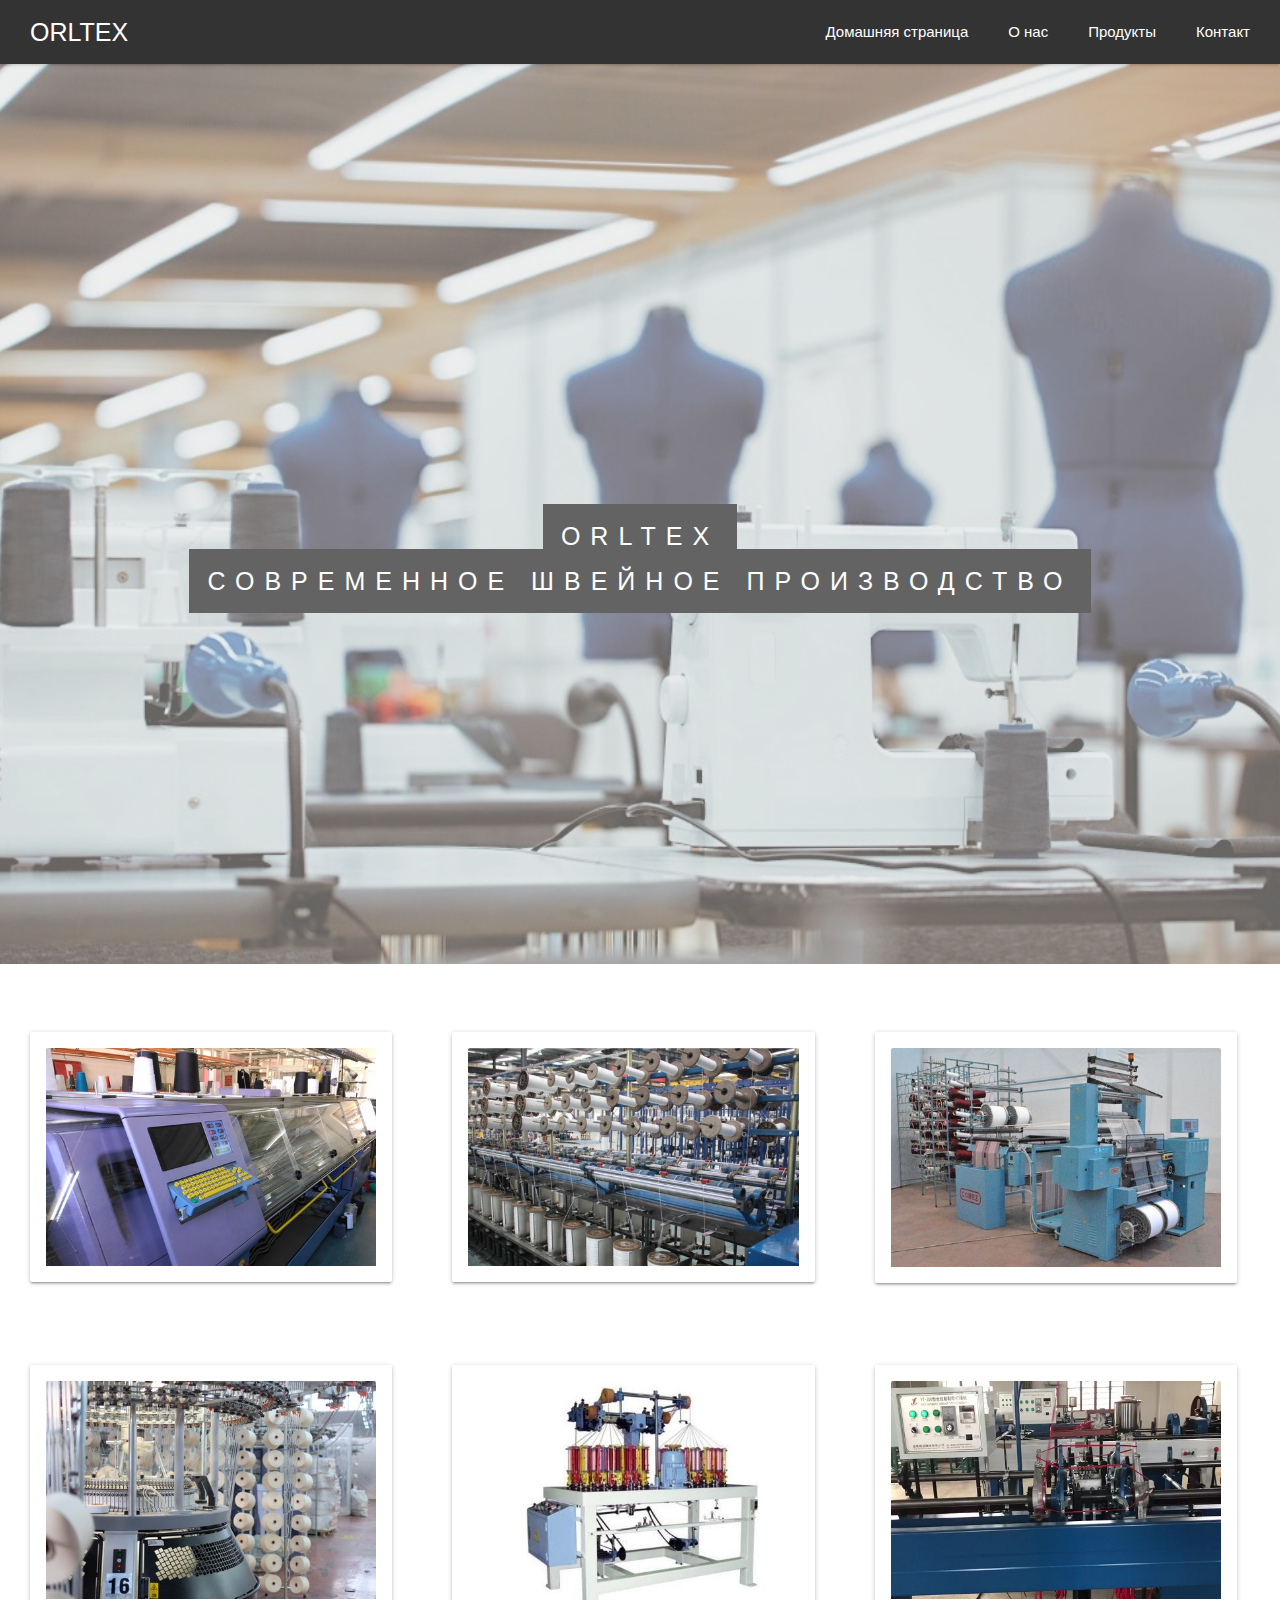
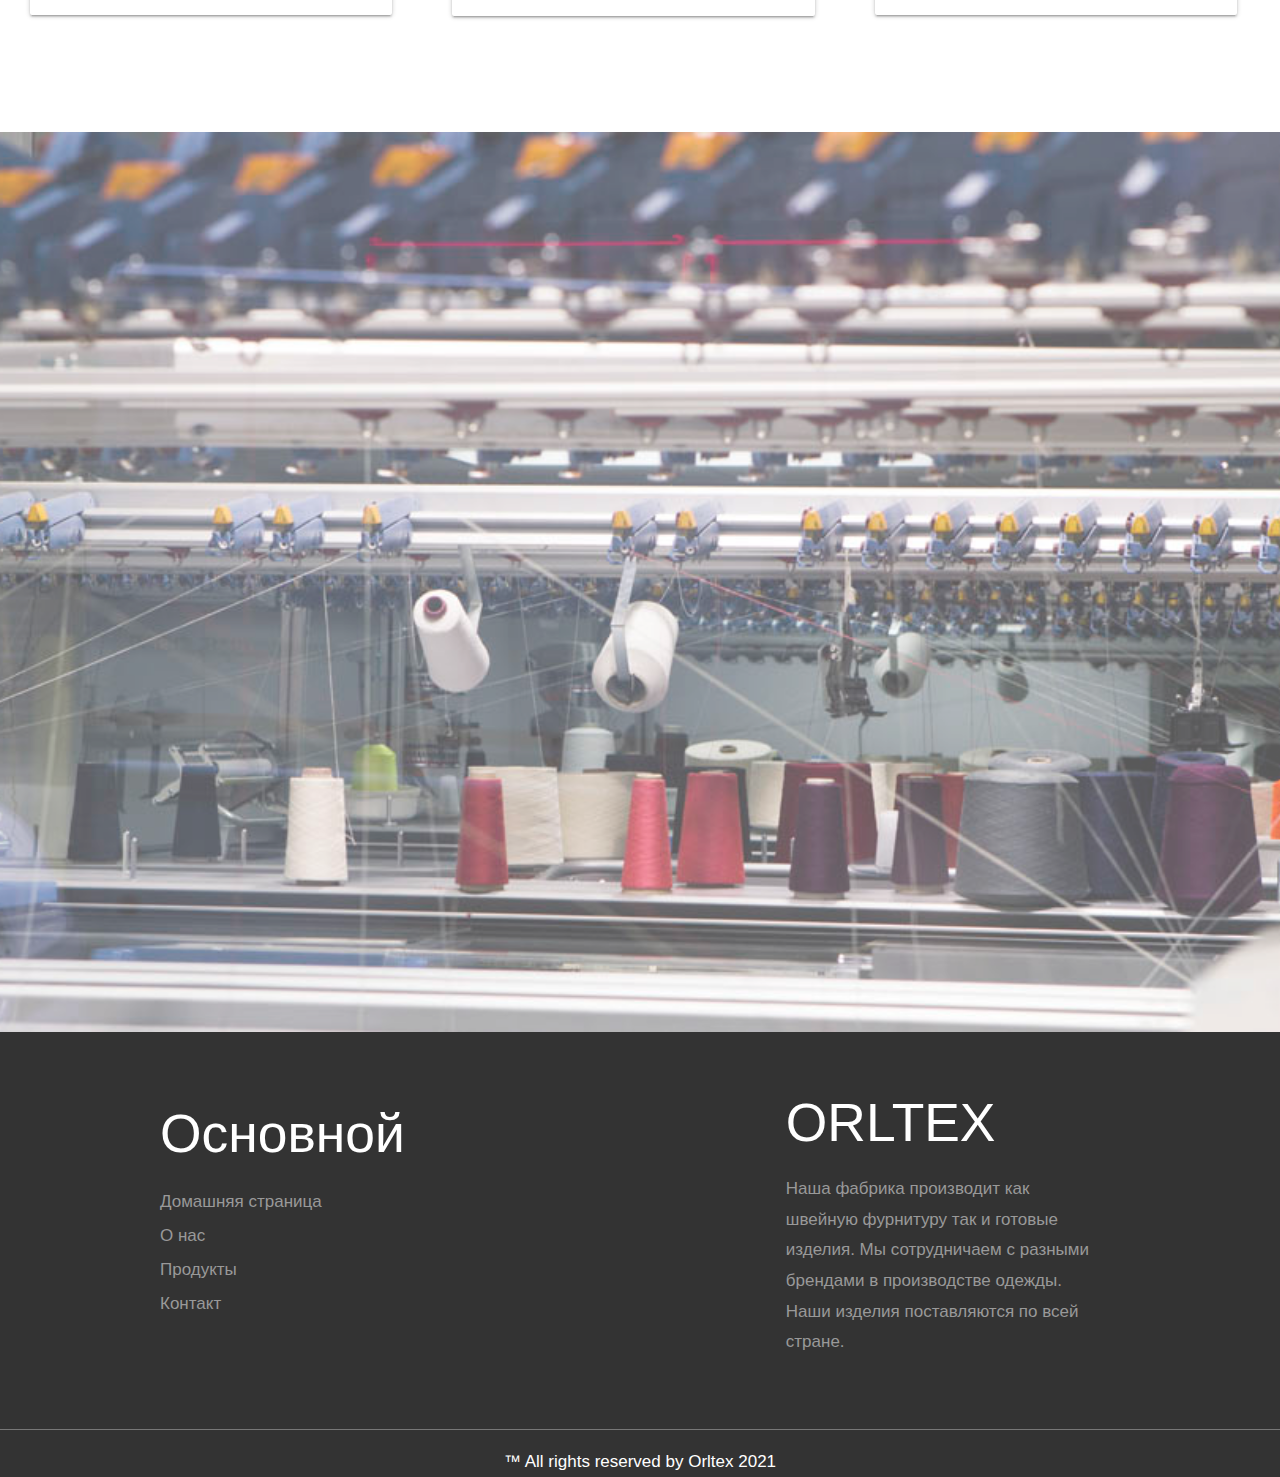
<file: index.html>
<!DOCTYPE html>
<html>
    <head lang='en'>
      <meta charset=utf-8>

    <meta name="viewport" content="width=device-width, initial-scale=1">
    <meta type='description' content="Ruslan ">
    <link rel='stylesheet' href='css/index.css'>
    
   
       <!-- Compiled and minified CSS -->
       <link rel="stylesheet" href="https://cdnjs.cloudflare.com/ajax/libs/materialize/1.0.0/css/materialize.min.css">
       <link href="https://fonts.googleapis.com/icon?family=Material+Icons" rel="stylesheet">
   
       <!-- Compiled and minified JavaScript -->
       <script src="https://cdnjs.cloudflare.com/ajax/libs/materialize/1.0.0/js/materialize.min.js"></script>
    </head>

    <body data-new-gr-c-s-check-loaded="14.993.0" data-gr-ext-installed="">
        <header>
          <nav class="navbar">
              <div class="logo"><a href="index.html">ORLTEX</a></div>
              <a class="togglebtn" href="#"><span class="line"></span>
                  <span class="line"></span>
                  <span class="line"></span></a>
              <div class="navbar-links">
                  <ul>
                      <li><a href="index.html">Домашняя страница</a></li>
                      <li><a href="about.html">О нас</a></li>
                      <li><a href="product.html">Продукты</a></li>
                      <li><a href="contact.html">Контакт</a></li>
                  </ul>
              </div>
          </nav>
      </header>
        <div class="bgimg-1">
          <div class="caption">
            <span class="border">ORLTEX</span><br>
            <span class="border">СОВРЕМЕННОЕ ШВЕЙНОЕ ПРОИЗВОДСТВО</span>
          </div>
        </div>    <br>

        <div class="allcards">
          <div class="row">
            <div class="column">
                <div class="card">
                    <div class="card-image waves-effect waves-block waves-light">
                      <img class="activator" src="images/4-x-stoll-flat-knitting-machine-2cms-400-e8-e5-2anvhbl-e8-e5-width-2300mm-p70525001_2 (1).jpg">
                    </div>
                  </div>
            </div>
          
            <div class="column">
              <div class="card">
                <div class="card-image waves-effect waves-block waves-light">
                  <img class="activator" src="images/24-Spindle-Yarn-Spinning-Machine.jpg">
                </div>
              </div>
            </div>
            <div class="column">
              <div class="card">
                <div class="card-image waves-effect waves-block waves-light">
                  <img class="activator" src="images/Comez-Article-2.jpeg">
                </div>
              </div>
            </div>
          </div>

          <div class="row">
            <div class="column">
                <div class="card">
                    <div class="card-image waves-effect waves-block waves-light">
                      <img class="activator" src="images/Circular-knitting-machine.png">
                    </div>
                  </div>
            </div>
          
            <div class="column">
              <div class="card">
                <div class="card-image waves-effect waves-block waves-light">
                  <img class="activator" src="images/drd.jpg">
                </div>
              </div>
            </div>
            <div class="column">
              <div class="card">
                <div class="card-image waves-effect waves-block waves-light">
                  <img class="activator" src="images/23.jpg">
                </div>
              </div>
            </div>
          </div>
        </div><br><br>

        <div class="bgimg-2"></div>

          <footer >
            <div class="footer">
              <ul class="r-footer">              
              <li>
                <h2>
              Основной</h2>
              <ul class="box">
               <li><a href="index.html">Домашняя страница</a></li>
                      <li><a href="about.html">О нас</a></li>
                      <li><a href="product.html">Продукты</a></li>
                      <li><a href="contact.html">Контакт</a></li>
              </ul>
              </li>
              </ul>
          <div class="l-footer">
          <h1>
           <h2>ORLTEX</h2>
          <p>
            Наша фабрика производит как швейную фурнитуру так и готовые изделия. Мы сотрудничаем с разными брендами в производстве одежды. Наши изделия поставляются по всей стране.
          </p> 
          </div>
        </div>
          <div class="ending">
             <p>
                   &#8482; All rights reserved by Orltex 2021 
              </p>
          </div>
          </footer>

          
        <script>
          const toggleBtn = document.getElementsByClassName('togglebtn')[0]
          const navbarLinks = document.getElementsByClassName('navbar-links')[0]

          toggleBtn.addEventListener('click', () => {
              navbarLinks.classList.toggle('active')
          })
        </script>
    </html>
</file>
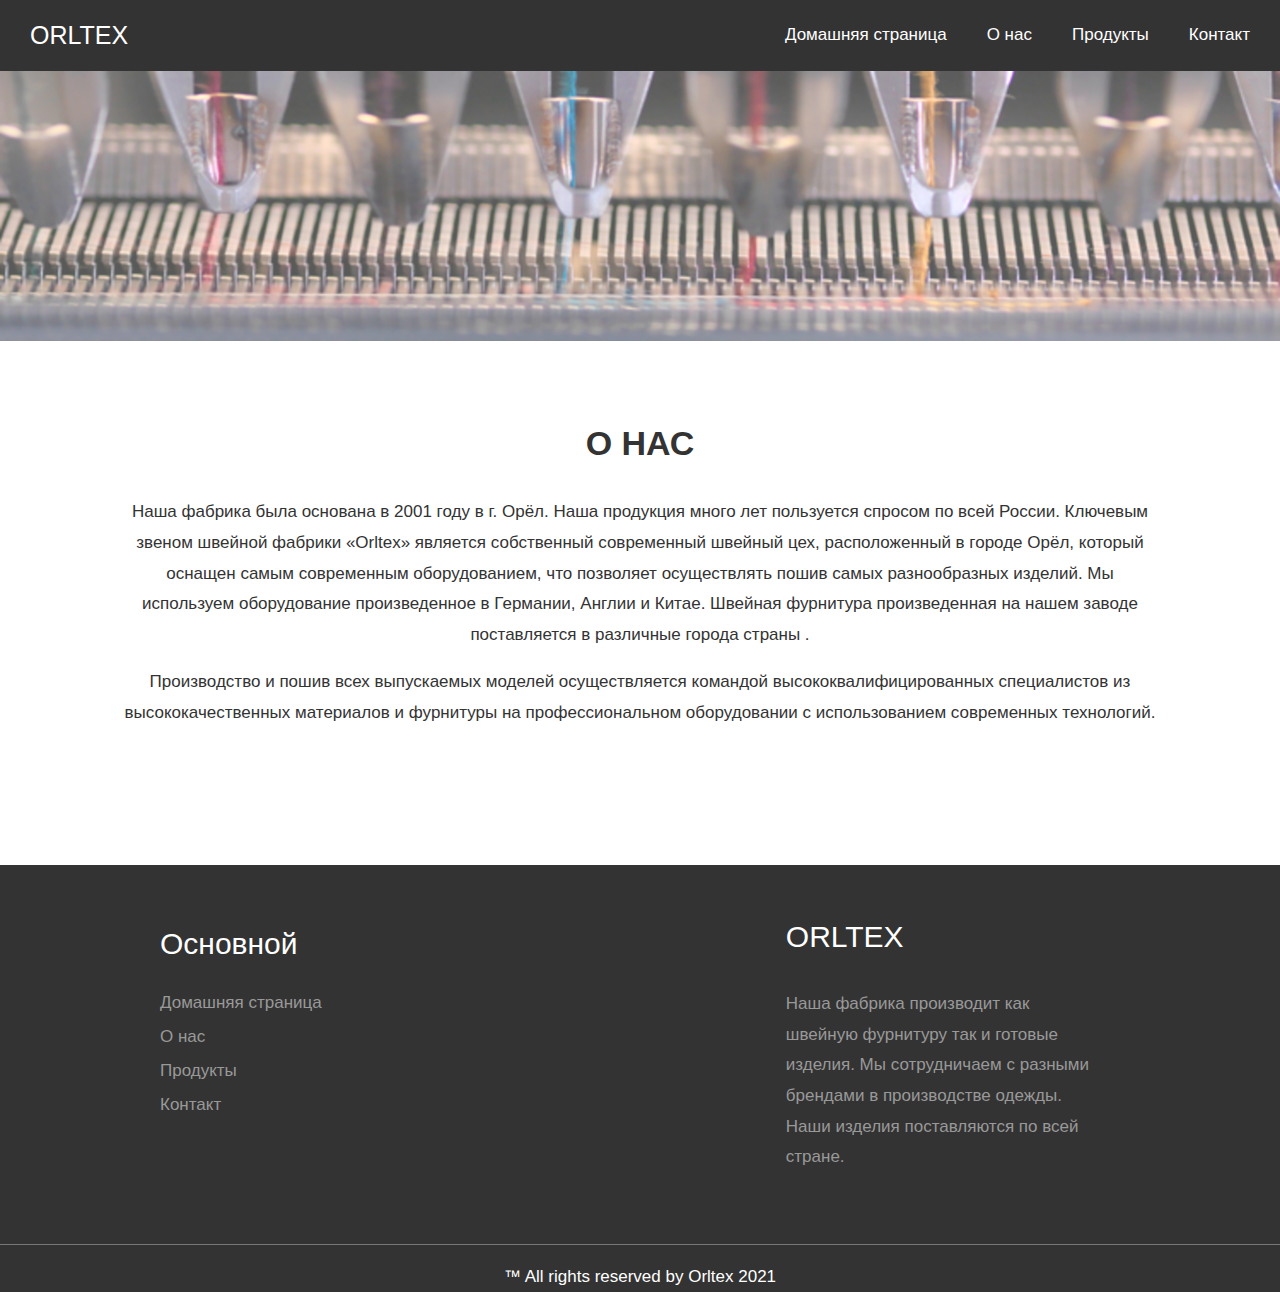
<file: about.html>
<!DOCTYPE html>
<html>
    <head lang='en'>
      <meta charset=utf-8>

    <meta name="viewport" content="width=device-width, initial-scale=1">
    <meta type='description' content="Ruslan ">
    <link rel='stylesheet' href='css/about.css'>
   
    </head>

    <body data-new-gr-c-s-check-loaded="14.993.0" data-gr-ext-installed="">
        <header>
          <nav class="navbar">
              <div class="logo"><a href="index.html">ORLTEX</a></div>
              <a class="togglebtn" href="#"><span class="line"></span>
                  <span class="line"></span>
                  <span class="line"></span></a>
              <div class="navbar-links">
                  <ul>
                    <li><a href="index.html">Домашняя страница</a></li>
                    <li><a href="about.html">О нас</a></li>
                    <li><a href="product.html">Продукты</a></li>
                    <li><a href="contact.html">Контакт</a></li>
                  </ul>
              </div>
          </nav>
      </header>
        <div class="bgimg-1">
        </div>   
          


        <div class="about-section">
          <h1>О НАС</h1>
          <p>Наша фабрика была основана в 2001 году в г. Орёл. Наша продукция много лет пользуется спросом по всей России. Ключевым звеном швейной фабрики «Orltex» является собственный современный швейный цех, расположенный в городе Орёл, который оснащен самым современным оборудованием, что позволяет осуществлять пошив самых разнообразных изделий. Мы используем оборудование произведенное в Германии, Англии и Китае. Швейная фурнитура произведенная на нашем заводе поставляется в различные города страны
            .</p>
            <p>Производство и пошив всех выпускаемых моделей осуществляется командой высококвалифицированных специалистов из высококачественных материалов и фурнитуры на профессиональном оборудовании с использованием современных технологий.</p>
        </div>



          <footer >
            <div class="footer">
              <ul class="r-footer">              
              <li>
                <h2>
              Основной</h2>
              <ul class="box">
                <li><a href="index.html">Домашняя страница</a></li>
                <li><a href="about.html">О нас</a></li>
                <li><a href="product.html">Продукты</a></li>
                <li><a href="contact.html">Контакт</a></li>
              </ul>
              </li>
              </ul>
          <div class="l-footer">
          <h1>
          <h2>ORLTEX</h2>
          <p>
            Наша фабрика производит как швейную фурнитуру так и готовые изделия. Мы сотрудничаем с разными брендами в производстве одежды. Наши изделия поставляются по всей стране.
          </p> 
          </div>
        </div>
          <div class="ending">
             <p>
                   &#8482; All rights reserved by Orltex 2021 
              </p>
          </div>
          </footer>

          
        <script>
          const toggleBtn = document.getElementsByClassName('togglebtn')[0]
          const navbarLinks = document.getElementsByClassName('navbar-links')[0]

          toggleBtn.addEventListener('click', () => {
              navbarLinks.classList.toggle('active')
          })
        </script>
    </html>
</file>
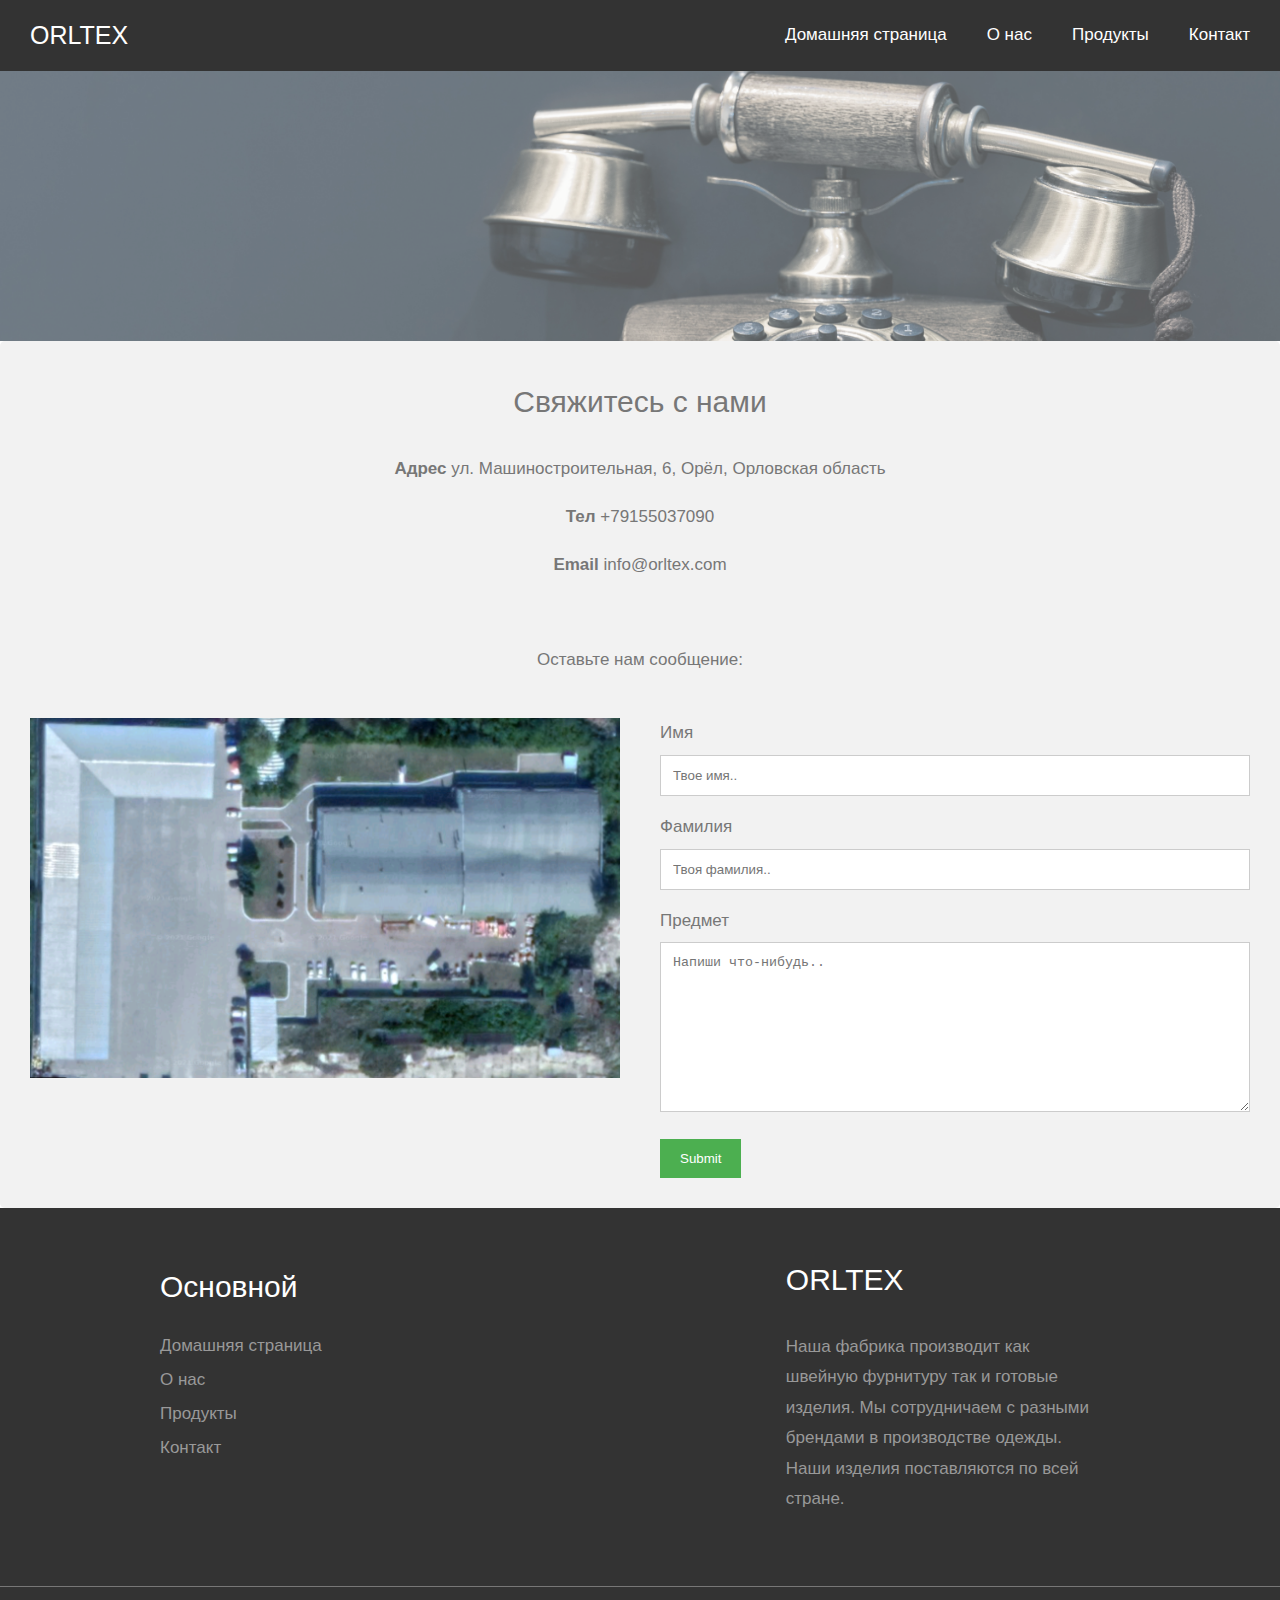
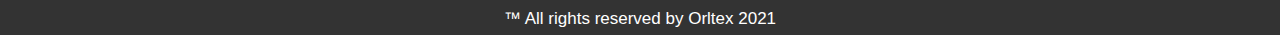
<file: contact.html>
<!DOCTYPE html>
<html>
    <head lang='en'>
      <meta charset=utf-8>

    <meta name="viewport" content="width=device-width, initial-scale=1">
    <meta type='description' content="Ruslan ">
    <link rel='stylesheet' href='css/contact.css'>
   
    </head>

    <body data-new-gr-c-s-check-loaded="14.993.0" data-gr-ext-installed="">
        <header>
          <nav class="navbar">
              <div class="logo"><a href="index.html">ORLTEX</a></div>
              <a class="togglebtn" href="#"><span class="line"></span>
                  <span class="line"></span>
                  <span class="line"></span></a>
              <div class="navbar-links">
                  <ul>
                    <li><a href="index.html">Домашняя страница</a></li>
                    <li><a href="about.html">О нас</a></li>
                    <li><a href="product.html">Продукты</a></li>
                    <li><a href="contact.html">Контакт</a></li>
                  </ul>
              </div>
          </nav>
      </header>
        <div class="bgimg-1">
        </div>   
          
        <div class="container">
            <div style="text-align:center">
              <h2>Свяжитесь с нами</h2>                
              <p><strong>Адрес</strong> ул. Машиностроительная, 6, Орёл, Орловская область
                </p>
                <p><strong>Тел</strong> +79155037090</p>
                <p><strong>Email</strong> info@orltex.com</p> <br>
                <p>Оставьте нам сообщение:</p>
            </div>
            <div class="row">
              <div class="column">
                <img src="images/factory.png" style="width:100%">
              </div>
              <div class="column">
                <form action="index.html">
                  <label for="fname">Имя</label>
                  <input type="text" id="fname" name="firstname" placeholder="Твое имя..">
                  <label for="lname">Фамилия</label>
                  <input type="text" id="lname" name="lastname" placeholder="Твоя фамилия..">
                  <label for="subject">Предмет</label>
                  <textarea id="subject" name="subject" placeholder="Напиши что-нибудь.." style="height:170px"></textarea>
                  <input type="submit" value="Submit"onclick="myFunction()">
                </form>
              </div>
            </div>
          </div>
          <footer >
            <div class="footer">
              <ul class="r-footer">              
              <li>
                <h2>
              Основной</h2>
              <ul class="box">
               <li>
                <li><a href="index.html">Домашняя страница</a></li>
                <li><a href="about.html">О нас</a></li>
                <li><a href="product.html">Продукты</a></li>
                <li><a href="contact.html">Контакт</a></li>
              </ul>
              </li>
              </ul>
          <div class="l-footer">
          <h1>
          <h2>ORLTEX</h2>
          <p>
            Наша фабрика производит как швейную фурнитуру так и готовые изделия. Мы сотрудничаем с разными брендами в производстве одежды. Наши изделия поставляются по всей стране.
          </p> 
          </div>
        </div>
          <div class="ending">
             <p>
                   &#8482; All rights reserved by Orltex 2021 
              </p>
          </div>
          </footer>

          
        <script>
            function myFunction() {
                alert("Успешно отправлено!");
            }
        </script>
        <script>
          const toggleBtn = document.getElementsByClassName('togglebtn')[0]
          const navbarLinks = document.getElementsByClassName('navbar-links')[0]

          toggleBtn.addEventListener('click', () => {
              navbarLinks.classList.toggle('active')
          })
        </script>
    </html>
</file>
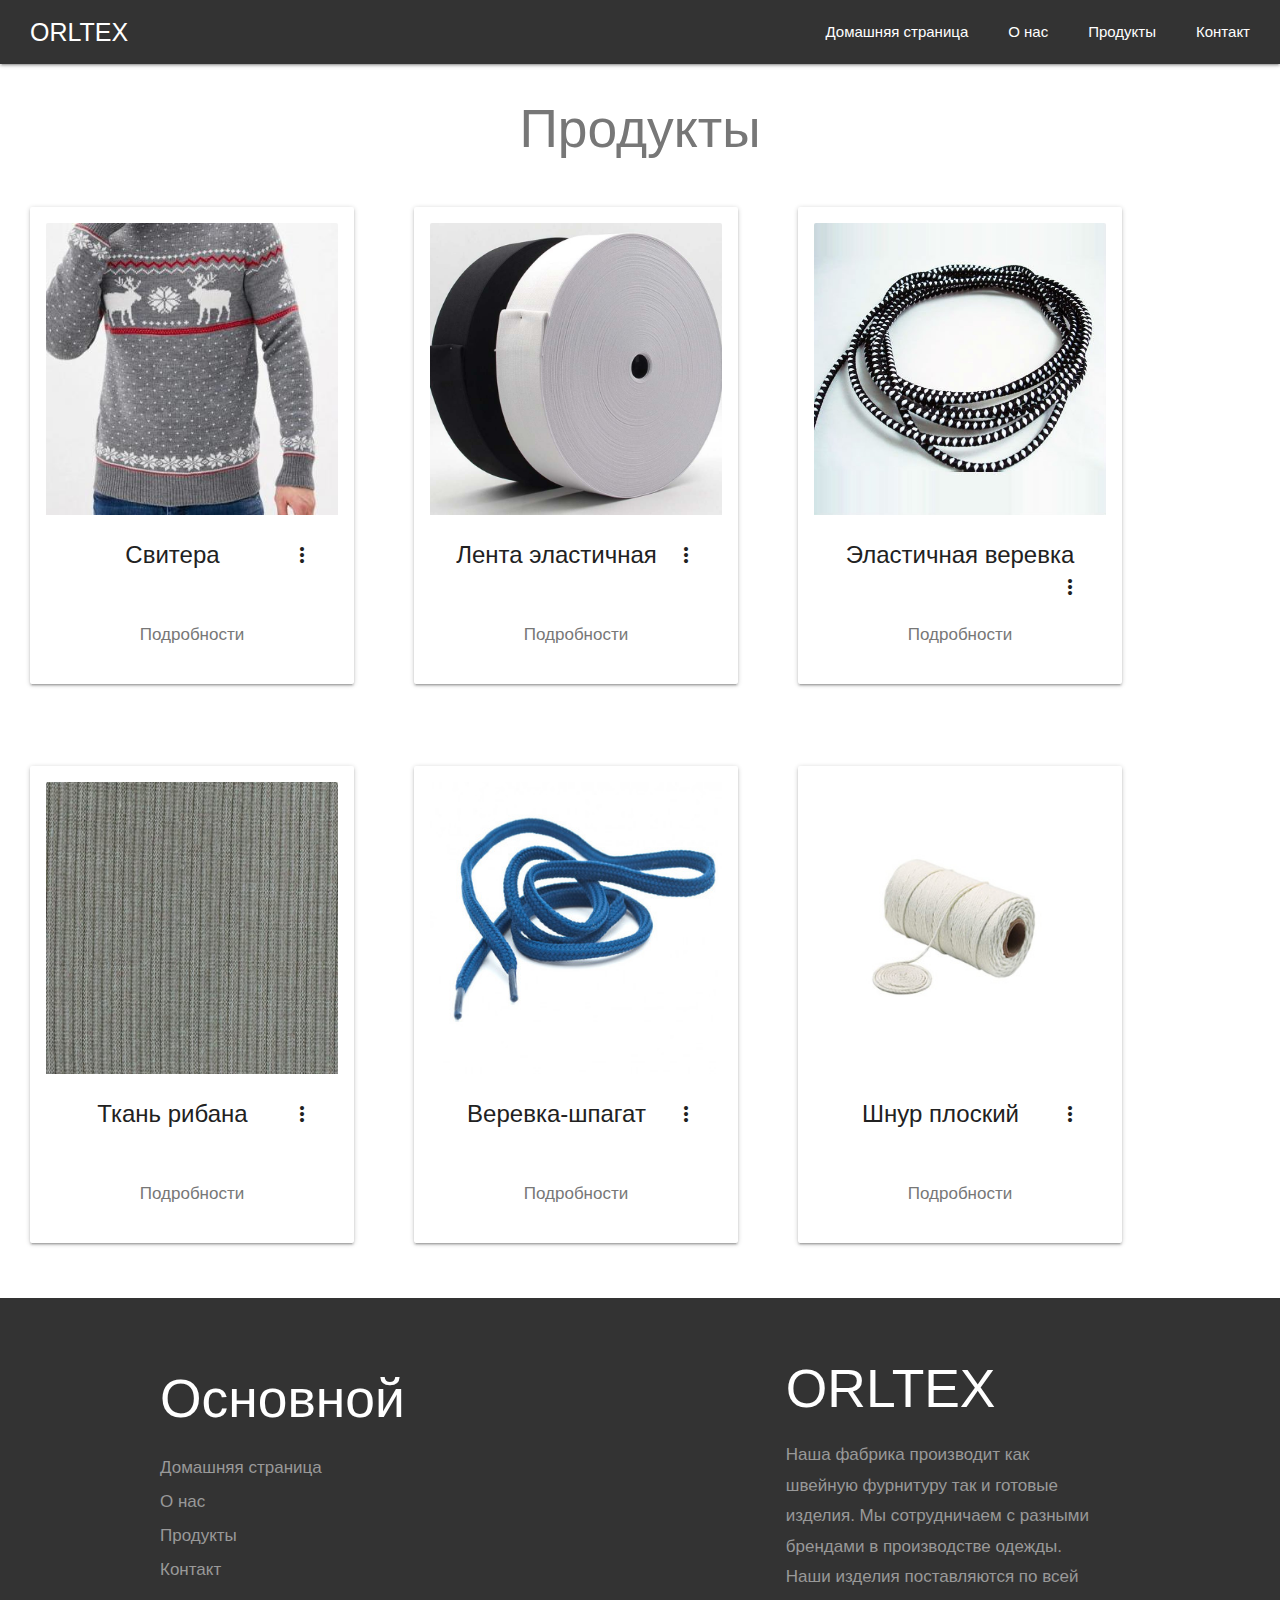
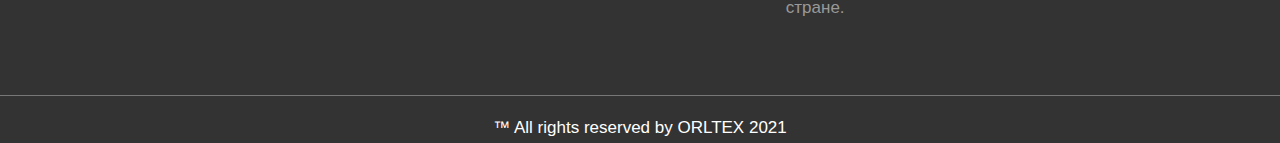
<file: product.html>
<!DOCTYPE html>
<html>
    <head lang='en'>
      <meta charset=utf-8>

    <meta name="viewport" content="width=device-width, initial-scale=1">
    <meta type='description' content="Ruslan ">
    <link rel='stylesheet' href='css/product.css'>
       <!-- Compiled and minified CSS -->
    <link rel="stylesheet" href="https://cdnjs.cloudflare.com/ajax/libs/materialize/1.0.0/css/materialize.min.css">
    <link href="https://fonts.googleapis.com/icon?family=Material+Icons" rel="stylesheet">

    <!-- Compiled and minified JavaScript -->
    <script src="https://cdnjs.cloudflare.com/ajax/libs/materialize/1.0.0/js/materialize.min.js"></script>
   
    </head>

    <body data-new-gr-c-s-check-loaded="14.993.0" data-gr-ext-installed="">
        <header>
          <nav class="navbar">
              <div class="logo"><a href="index.html">ORLTEX</a></div>
              <a class="togglebtn" href="#"><span class="line"></span>
                  <span class="line"></span>
                  <span class="line"></span></a>
              <div class="navbar-links">
                  <ul>
                    <li><a href="index.html">Домашняя страница</a></li>
                    <li><a href="about.html">О нас</a></li>
                    <li><a href="product.html">Продукты</a></li>
                    <li><a href="contact.html">Контакт</a></li>
                  </ul>
              </div>
          </nav>
      </header>
        <div >
          <div class="products_text">
            <h2>Продукты</h2>
          </div>
           <div class="allcards">
             <div class="row">
               <div class="column">
                   <div class="card">
                       <div class="card-image waves-effect waves-block waves-light">
                         <img class="activator" src="images/product1.jpg">
                       </div>
                       <div class="card-content">
                         <span class="card-title activator grey-text text-darken-4">Свитера 
                           <i class="material-icons right">more_vert</i></span>
                       </div>
                       <p class="activator">Подробности</p>
                       <div class="card-reveal">
                         <span class="card-title grey-text text-darken-4">Свитера<i class="material-icons right">close</i></span>
                         <p>
                            Наш швейных цех предоставляет возможность создавать свитера по вашим лекалам из различной пряжи.
                            Изготовим свитер любой сложности с различным типом вязки и узорами.
                         </p>
                       </div>
                       
                     </div>
               </div>
             
               <div class="column">
                   <div class="card">
                       <div class="card-image waves-effect waves-block waves-light">
                         <img class="activator" src="images/product2.jpg">
                       </div>
                       <div class="card-content">
                         <span class="card-title activator grey-text text-darken-4">Лента эластичная 
                           <i class="material-icons right">more_vert</i></span>
                       </div>
                       <p class="activator">Подробности</p>
                       <div class="card-reveal">
                         <span class="card-title grey-text text-darken-4">Лента эластичная<i class="material-icons right">close</i></span>
                         <p>
                          Вязанная лента используется в производстве одежды. 
                          Мы произведем ленту любого цвета. Возможно изготовление резинки шириной 1-8 см с шагом в 0.5см.
                         </p>
                       </div>
                       
                     </div>
               </div>
               <div class="column">
                   <div class="card">
                       <div class="card-image waves-effect waves-block waves-light">
                         <img class="activator" src="images/product3.jpg">
                       </div>
                       <div class="card-content">
                         <span class="card-title activator grey-text text-darken-4">Эластичная веревка 
                           <i class="material-icons right">more_vert</i></span>
                       </div>
                       <p class="activator">Подробности</p>
                       <div class="card-reveal">
                         <span class="card-title grey-text text-darken-4">Эластичная веревка<i class="material-icons right">close</i></span>
                         <p>
                          Эластичная веревка может использоваться в самых разных ситуациях.
                           Диаметр до 10 мм. Цветная текстильная оплетка, хорошая эластичность
                         </p>
                       </div>
                       
                     </div>
               </div>
             </div>
 
             <div class="row">
               <div class="column">
                 <div class="card">
                     <div class="card-image waves-effect waves-block waves-light">
                       <img class="activator" src="images/product4.jpg">
                     </div>
                     <div class="card-content">
                         <span class="card-title activator grey-text text-darken-4"> Ткань рибана
                           <i class="material-icons right">more_vert</i></span>
                       </div>
                       <p class="activator">Подробности</p>
                       <div class="card-reveal">
                         <span class="card-title grey-text text-darken-4">Ткань рибана<i class="material-icons right">close</i></span>
                         <p>Трикотажная ткань рибана представляет собой полотно, связанное особым способом. 
                           В результате чередования изнаночных и лицевых петель получается материал, по фактуре напоминающий мелкую резинку.</p>
                       </div>
                     
                   </div>
             </div>
             <div class="column">
                 <div class="card">
                     <div class="card-image waves-effect waves-block waves-light">
                       <img class="activator" src="images/product5.jpg">
                     </div>
                     <div class="card-content">
                         <span class="card-title activator grey-text text-darken-4">Веревка-шпагат 
                           <i class="material-icons right">more_vert</i></span>
                       </div>
                       <p class="activator">Подробности</p>
                       <div class="card-reveal">
                         <span class="card-title grey-text text-darken-4">Веревка-шпагат
                           <i class="material-icons right">close</i></span>
                         <p>
                          Веревка-шпагат используется для упаковки, сушки белья, для подвязывания растений в теплице. 
                          Веревка прочная, устойчива к влаге, не подвержена гниению.                           
                         </p>
                       </div>
                     
                   </div>
             </div>
           
             <div class="column">
                 <div class="card">
                     <div class="card-image waves-effect waves-block waves-light">
                       <img class="activator" src="images/product6.jpg">
                     </div>
                     <div class="card-content">
                         <span class="card-title activator grey-text text-darken-4">Шнур плоский  
                           <i class="material-icons right">more_vert</i></span>
                       </div>
                       <p class="activator">Подробности</p>
                       <div class="card-reveal">
                         <span class="card-title grey-text text-darken-4">Шнур плоский
                           <i class="material-icons right">close</i></span>
                         <p>
                          Шнур плоский относится к категории плетеных, но, благодаря специальному способу плетения, получается плоским. В основном выполняется из полиэфирных нитей. Используется и 
                          для декора отдельных деталей одежды; манжет, пояса, штанин и непосредственно для шнуровки и регулирования длины штанин и рукавов. 
                         </p>
                       </div>
                     
                   </div>
             </div>
             </div>
           </div>
        </div>   
          
          <footer >
            <div class="footer">
              <ul class="r-footer">              
              <li>
                <h2>
              Основной</h2>
              <ul class="box">
                <li><a href="index.html">Домашняя страница</a></li>
                <li><a href="about.html">О нас</a></li>
                <li><a href="product.html">Продукты</a></li>
                <li><a href="contact.html">Контакт</a></li></ul>
              </li>
              </ul>
          <div class="l-footer">
          <h1>
          <h2>ORLTEX</h2>
          <p>
            Наша фабрика производит как швейную фурнитуру так и готовые изделия. Мы сотрудничаем с разными брендами в производстве одежды. Наши изделия поставляются по всей стране.
          </p> 
          </div>
        </div>
          <div class="ending">
             <p>
                   &#8482; All rights reserved by ORLTEX 2021 
              </p>
          </div>
          </footer>

          
        <script>
          const toggleBtn = document.getElementsByClassName('togglebtn')[0]
          const navbarLinks = document.getElementsByClassName('navbar-links')[0]

          toggleBtn.addEventListener('click', () => {
              navbarLinks.classList.toggle('active')
          })
        </script>
    </html>
</file>
<file: css/index.css>
body,
html {
  height: 100%;
  margin: 0;
  font: 400 15px/1.8 "Lato", sans-serif;
  color: #777;
}

.bgimg-1,
.bgimg-2,
.bgimg-3 {
  position: relative;
  opacity: 0.65;
  background-position: center;
  background-repeat: no-repeat;
  background-size: cover;
}
.bgimg-2 {
  background-image: url("../images/main.jpg");
  height: 100%;
}

.bgimg-1 {
  background-image: url("../images/IMG_1986.jpg");
  height: 100%;
}

.caption {
  position: absolute;
  left: 0;
  top: 50%;
  width: 100%;
  text-align: center;
  color: #000;
}

.caption span.border {
  background-color: #111;
  color: #fff;
  padding: 18px;
  font-size: 25px;
  letter-spacing: 10px;
}

h3 {
  letter-spacing: 5px;
  text-transform: uppercase;
  font: 20px "Lato", sans-serif;
  color: #111;
}
* {
  box-sizing: border-box;
}
body {
  margin: 0;
  padding: 0;
  font-family: "Franklin Gothic Medium", "Arial Narrow", Arial, sans-serif;
  font-size: 17px;
}
.navbar {
  display: flex;
  justify-content: space-between;
  align-items: center;
  background: #333;
  color: #ffffff;
}

.logo {
  font-size: 25px;
  margin: 10px;
}
.logo a {
  text-decoration: none;
  color: #ffffff;
  margin-left: 20px;
}
.navbar-links ul {
  margin: 0px 10px;
  padding: 0px;
  display: flex;
}
.navbar-links ul li {
  list-style: none;
}
.navbar-links ul li a {
  text-decoration: none;
  color: #ffffff;
  padding: 20px;
  display: block;
}
.navbar-links ul li a:hover {
  background: #ffffff;
  color: #000000;
}
.togglebtn {
  position: absolute;
  top: 10px;
  right: 16px;
  display: none;
  flex-direction: column;
  justify-content: space-between;
  width: 30px;
  height: 20px;
}
.line {
  height: 3px;
  width: 100%;
  background: #ffffff;
  border-radius: 10px;
}

@media only screen and (max-width: 600px) {
  .togglebtn {
    display: flex;
  }
  .navbar-links {
    display: none;
    width: 100%;
  }
  .navbar {
    flex-direction: column;
    align-items: flex-start;
  }
  .navbar-links ul {
    width: 100%;
    flex-direction: column;
  }
  .navbar-links ul li {
    text-align: center;
  }
  .navbar-links ul li a {
    padding: 16px;
  }
  .navbar-links.active {
    display: flex;
  }
}
*,
*:before,
*:after {
  box-sizing: border-box;
}

header p {
  padding: 20px;
  text-align: center;
  color: #bebebe;
  text-transform: uppercase;
  font-size: 65px;
  font-weight: 700;
}
footer {
  color: #fff;
  width: 100%;

  background-color: #333;
}
.footer {
  display: flex;
  margin: 0 auto;
  flex-flow: row wrap;
  max-width: 1000px;
  padding: 20px;
}

.footer > * {
  flex: 1 100%;
}

.l-footer {
  margin-right: 1.25em;
  margin-bottom: 2em;
}

h2 {
  font-weight: 400;
  font-size: 30px;
}

.footer ul {
  list-style: none;
  padding-left: 0;
}

.footer li {
  line-height: 2em;
}

.footer a {
  text-decoration: none;
}

.r-footer {
  display: flex;
  flex-flow: row wrap;
}
.ending {
  padding: 0 20px;

  border-top: 1px solid #777;
  width: 100%;
}
.ending p {
  text-align: center;
}

.r-footer > * {
  flex: 1 50%;
  margin-right: 1.25em;
}

.box a {
  color: #999;
}

.h-box {
  column-count: 2;
  column-gap: 1.25em;
}

.b-footer {
  text-align: right;
  color: #999;
  padding-top: 10px;
}

.l-footer p {
  color: #999;
}

@media screen and (min-width: 600px) {
  .r-footer > * {
    flex: 1;
  }

  .features {
    flex-grow: 2;
  }

  .l-footer {
    flex: 1 0px;
  }

  .r-footer {
    flex: 2 0px;
  }
}

@import url(https://fonts.googleapis.com/css?family=Raleway:400,700|Lato);
.csslider {
  -moz-perspective: 1300px;
  -ms-perspective: 1300px;
  -webkit-perspective: 1300px;
  perspective: 1300px;
  display: inline-block;
  text-align: left;
  position: relative;
  margin-bottom: 22px;
}
.csslider > input {
  display: none;
}
.csslider > input:nth-of-type(10):checked ~ ul li:first-of-type {
  margin-left: -900%;
}
.csslider > input:nth-of-type(9):checked ~ ul li:first-of-type {
  margin-left: -800%;
}
.csslider > input:nth-of-type(8):checked ~ ul li:first-of-type {
  margin-left: -700%;
}
.csslider > input:nth-of-type(7):checked ~ ul li:first-of-type {
  margin-left: -600%;
}
.csslider > input:nth-of-type(6):checked ~ ul li:first-of-type {
  margin-left: -500%;
}
.csslider > input:nth-of-type(5):checked ~ ul li:first-of-type {
  margin-left: -400%;
}
.csslider > input:nth-of-type(4):checked ~ ul li:first-of-type {
  margin-left: -300%;
}
.csslider > input:nth-of-type(3):checked ~ ul li:first-of-type {
  margin-left: -200%;
}
.csslider > input:nth-of-type(2):checked ~ ul li:first-of-type {
  margin-left: -100%;
}
.csslider > input:nth-of-type(1):checked ~ ul li:first-of-type {
  margin-left: 0%;
}
.csslider > ul {
  position: relative;
  width: 820px;
  height: 420px;
  z-index: 1;
  font-size: 0;
  line-height: 0;
  background-color: #3A3A3A;
  border: 10px solid #3A3A3A;
  margin: 0 auto;
  padding: 0;
  overflow: hidden;
  white-space: nowrap;
  -moz-box-sizing: border-box;
  -webkit-box-sizing: border-box;
  box-sizing: border-box;
}
.csslider > ul > li {
  position: relative;
  display: inline-block;
  width: 100%;
  height: 100%;
  overflow: hidden;
  font-size: 15px;
  font-size: initial;
  line-height: normal;
  -moz-transition: all 0.5s cubic-bezier(0.4, 1.3, 0.65, 1);
  -o-transition: all 0.5s ease-out;
  -webkit-transition: all 0.5s cubic-bezier(0.4, 1.3, 0.65, 1);
  transition: all 0.5s cubic-bezier(0.4, 1.3, 0.65, 1);
  vertical-align: top;
  -moz-box-sizing: border-box;
  -webkit-box-sizing: border-box;
  box-sizing: border-box;
  white-space: normal;
}
.csslider > ul > li.scrollable {
  overflow-y: scroll;
}
.csslider > .navigation {
  position: absolute;
  bottom: -8px;
  left: 50%;
  z-index: 10;
  margin-bottom: -10px;
  font-size: 0;
  line-height: 0;
  text-align: center;
  -webkit-touch-callout: none;
  -webkit-user-select: none;
  -khtml-user-select: none;
  -moz-user-select: none;
  -ms-user-select: none;
  user-select: none;
}
.csslider > .navigation > div {
  margin-left: -100%;
}
.csslider > .navigation label {
  position: relative;
  display: inline-block;
  cursor: pointer;
  border-radius: 50%;
  margin: 0 4px;
  padding: 4px;
  background: #3A3A3A;
}
.csslider > .navigation label:hover:after {
  opacity: 1;
}
.csslider > .navigation label:after {
  content: '';
  position: absolute;
  left: 50%;
  top: 50%;
  margin-left: -6px;
  margin-top: -6px;
  background: #71ad37;
  border-radius: 50%;
  padding: 6px;
  opacity: 0;
}
.csslider > .arrows {
  -webkit-touch-callout: none;
  -webkit-user-select: none;
  -khtml-user-select: none;
  -moz-user-select: none;
  -ms-user-select: none;
  user-select: none;
}
.csslider.inside .navigation {
  bottom: 10px;
  margin-bottom: 10px;
}
.csslider.inside .navigation label {
  border: 1px solid #7e7e7e;
}
.csslider > input:nth-of-type(1):checked ~ .navigation label:nth-of-type(1):after,
.csslider > input:nth-of-type(2):checked ~ .navigation label:nth-of-type(2):after,
.csslider > input:nth-of-type(3):checked ~ .navigation label:nth-of-type(3):after,
.csslider > input:nth-of-type(4):checked ~ .navigation label:nth-of-type(4):after,
.csslider > input:nth-of-type(5):checked ~ .navigation label:nth-of-type(5):after,
.csslider > input:nth-of-type(6):checked ~ .navigation label:nth-of-type(6):after,
.csslider > input:nth-of-type(7):checked ~ .navigation label:nth-of-type(7):after,
.csslider > input:nth-of-type(8):checked ~ .navigation label:nth-of-type(8):after,
.csslider > input:nth-of-type(9):checked ~ .navigation label:nth-of-type(9):after,
.csslider > input:nth-of-type(10):checked ~ .navigation label:nth-of-type(10):after,
.csslider > input:nth-of-type(11):checked ~ .navigation label:nth-of-type(11):after {
  opacity: 1;
}
.csslider > .arrows {
  position: absolute;
  left: -31px;
  top: 50%;
  width: 100%;
  height: 26px;
  padding: 0 31px;
  z-index: 0;
  -moz-box-sizing: content-box;
  -webkit-box-sizing: content-box;
  box-sizing: content-box;
}
.csslider > .arrows label {
  display: none;
  position: absolute;
  top: -50%;
  padding: 13px;
  box-shadow: inset 2px -2px 0 1px #3A3A3A;
  cursor: pointer;
  -moz-transition: box-shadow 0.15s, margin 0.15s;
  -o-transition: box-shadow 0.15s, margin 0.15s;
  -webkit-transition: box-shadow 0.15s, margin 0.15s;
  transition: box-shadow 0.15s, margin 0.15s;
}
.csslider > .arrows label:hover {
  box-shadow: inset 3px -3px 0 2px #71ad37;
  margin: 0 0px;
}
.csslider > .arrows label:before {
  content: '';
  position: absolute;
  top: -100%;
  left: -100%;
  height: 300%;
  width: 300%;
}
.csslider.infinity > input:first-of-type:checked ~ .arrows label.goto-last,
.csslider > input:nth-of-type(1):checked ~ .arrows > label:nth-of-type(0),
.csslider > input:nth-of-type(2):checked ~ .arrows > label:nth-of-type(1),
.csslider > input:nth-of-type(3):checked ~ .arrows > label:nth-of-type(2),
.csslider > input:nth-of-type(4):checked ~ .arrows > label:nth-of-type(3),
.csslider > input:nth-of-type(5):checked ~ .arrows > label:nth-of-type(4),
.csslider > input:nth-of-type(6):checked ~ .arrows > label:nth-of-type(5),
.csslider > input:nth-of-type(7):checked ~ .arrows > label:nth-of-type(6),
.csslider > input:nth-of-type(8):checked ~ .arrows > label:nth-of-type(7),
.csslider > input:nth-of-type(9):checked ~ .arrows > label:nth-of-type(8),
.csslider > input:nth-of-type(10):checked ~ .arrows > label:nth-of-type(9),
.csslider > input:nth-of-type(11):checked ~ .arrows > label:nth-of-type(10) {
  display: block;
  left: 0;
  right: auto;
  -moz-transform: rotate(45deg);
  -ms-transform: rotate(45deg);
  -o-transform: rotate(45deg);
  -webkit-transform: rotate(45deg);
  transform: rotate(45deg);
}
.csslider.infinity > input:last-of-type:checked ~ .arrows label.goto-first,
.csslider > input:nth-of-type(1):checked ~ .arrows > label:nth-of-type(2),
.csslider > input:nth-of-type(2):checked ~ .arrows > label:nth-of-type(3),
.csslider > input:nth-of-type(3):checked ~ .arrows > label:nth-of-type(4),
.csslider > input:nth-of-type(4):checked ~ .arrows > label:nth-of-type(5),
.csslider > input:nth-of-type(5):checked ~ .arrows > label:nth-of-type(6),
.csslider > input:nth-of-type(6):checked ~ .arrows > label:nth-of-type(7),
.csslider > input:nth-of-type(7):checked ~ .arrows > label:nth-of-type(8),
.csslider > input:nth-of-type(8):checked ~ .arrows > label:nth-of-type(9),
.csslider > input:nth-of-type(9):checked ~ .arrows > label:nth-of-type(10),
.csslider > input:nth-of-type(10):checked ~ .arrows > label:nth-of-type(11),
.csslider > input:nth-of-type(11):checked ~ .arrows > label:nth-of-type(12) {
  display: block;
  right: 0;
  left: auto;
  -moz-transform: rotate(225deg);
  -ms-transform: rotate(225deg);
  -o-transform: rotate(225deg);
  -webkit-transform: rotate(225deg);
  transform: rotate(225deg);
}
.allcards{
  margin: 0 auto;

}

/* Float four columns side by side */
.column {
  float: left;
  width: 33%;
  padding: 20px 30px;
}

/* Remove extra left and right margins, due to padding */
.row {
  margin: 10px -5px;
  float: center;
  text-align: center; 
} 

/* Clear floats after the columns */
.row:after {
  content: "";
  display: table;
  clear: both;
}

/* Responsive columns */
@media screen and (max-width: 600px) {
  .column {
    width: 100%;
    display: block;
    margin-bottom: 20px;
  }
}

/* Style the counter cards */
.card {
  box-shadow: 0 4px 8px 0 rgba(0, 0, 0, 0.2);
  padding: 16px;
  text-align: center;
  background-color: #f1f1f1;
}


.caption {
  position: absolute;
  left: 0;
  top: 50%;
  width: 100%;
  text-align: center;
  color: #000;
}

.caption span.border {
  background-color: #111;
  color: #fff;
  padding: 18px;
  font-size: 25px;
  letter-spacing: 10px;
}

h3 {
  letter-spacing: 5px;
  text-transform: uppercase;
  font: 20px "Lato", sans-serif;
  color: #111;
}
</file>
<file: css/about.css>
body,
html {
  height: 100%;
  margin: 0;
  font: 400 15px/1.8 "Lato", sans-serif;
  color: #777;
}

.bgimg-1,
.bgimg-2,
.bgimg-3 {
  position: relative;
  opacity: 0.65;
  background-position: center;
  background-repeat: no-repeat;
  background-size: cover;
}
.bgimg-1 {
  background-image: url("../images/about2.jpg");
  height: 30%;
}

.caption {
  position: absolute;
  left: 0;
  top: 50%;
  width: 100%;
  text-align: center;
  color: #000;
}

.caption span.border {
  background-color: #111;
  color: #fff;
  padding: 18px;
  font-size: 25px;
  letter-spacing: 10px;
}

h3 {
  letter-spacing: 5px;
  text-transform: uppercase;
  font: 20px "Lato", sans-serif;
  color: #111;
}
* {
  box-sizing: border-box;
}
body {
  margin: 0;
  padding: 0;
  font-family: "Franklin Gothic Medium", "Arial Narrow", Arial, sans-serif;
  font-size: 17px;
}
.navbar {
  display: flex;
  justify-content: space-between;
  align-items: center;
  background: #333;
  color: #ffffff;
}

.logo {
  font-size: 25px;
  margin: 10px;
}
.logo a {
  text-decoration: none;
  color: #ffffff;
  margin-left: 20px;
}
.navbar-links ul {
  margin: 0px 10px;
  padding: 0px;
  display: flex;
}
.navbar-links ul li {
  list-style: none;
}
.navbar-links ul li a {
  text-decoration: none;
  color: #ffffff;
  padding: 20px;
  display: block;
}
.navbar-links ul li a:hover {
  background: #ffffff;
  color: #000000;
}
.togglebtn {
  position: absolute;
  top: 10px;
  right: 16px;
  display: none;
  flex-direction: column;
  justify-content: space-between;
  width: 30px;
  height: 20px;
}
.line {
  height: 3px;
  width: 100%;
  background: #ffffff;
  border-radius: 10px;
}

@media only screen and (max-width: 600px) {
  .togglebtn {
    display: flex;
  }
  .navbar-links {
    display: none;
    width: 100%;
  }
  .navbar {
    flex-direction: column;
    align-items: flex-start;
  }
  .navbar-links ul {
    width: 100%;
    flex-direction: column;
  }
  .navbar-links ul li {
    text-align: center;
  }
  .navbar-links ul li a {
    padding: 16px;
  }
  .navbar-links.active {
    display: flex;
  }
}


.about-section {
  padding: 50px 120px 120px 120px;
  text-align: center;
  background-color: #ffffff;
  color: #333;
}
*,
*:before,
*:after {
  box-sizing: border-box;
}

header p {
  padding: 20px;
  text-align: center;
  color: #bebebe;
  text-transform: uppercase;
  font-size: 65px;
  font-weight: 700;
}
footer {
  color: #fff;
  width: 100%;

  background-color: #333;
}
.footer {
  display: flex;
  margin: 0 auto;
  flex-flow: row wrap;
  max-width: 1000px;
  padding: 20px;
}

.footer > * {
  flex: 1 100%;
}

.l-footer {
  margin-right: 1.25em;
  margin-bottom: 2em;
}

h2 {
  font-weight: 400;
  font-size: 30px;
}

.footer ul {
  list-style: none;
  padding-left: 0;
}

.footer li {
  line-height: 2em;
}

.footer a {
  text-decoration: none;
}

.r-footer {
  display: flex;
  flex-flow: row wrap;
}
.ending {
  padding: 0 20px;

  border-top: 1px solid #777;
  width: 100%;
}
.ending p {
  text-align: center;
}

.r-footer > * {
  flex: 1 50%;
  margin-right: 1.25em;
}

.box a {
  color: #999;
}

.h-box {
  column-count: 2;
  column-gap: 1.25em;
}

.b-footer {
  text-align: right;
  color: #999;
  padding-top: 10px;
}

.l-footer p {
  color: #999;
}

@media screen and (min-width: 600px) {
  .r-footer > * {
    flex: 1;
  }

  .features {
    flex-grow: 2;
  }

  .l-footer {
    flex: 1 0px;
  }

  .r-footer {
    flex: 2 0px;
  }
}
</file>
<file: css/contact.css>
body,
html {
  height: 100%;
  margin: 0;
  font: 400 15px/1.8 "Lato", sans-serif;
  color: #777;
}

.bgimg-1,
.bgimg-2,
.bgimg-3 {
  position: relative;
  opacity: 0.65;
  background-position: center;
  background-repeat: no-repeat;
  background-size: cover;
}
.bgimg-1 {
  background-image: url("../images/contact_us.jpg");
  height: 30%;
}

.caption {
  position: absolute;
  left: 0;
  top: 50%;
  width: 100%;
  text-align: center;
  color: #000;
}

.caption span.border {
  background-color: #111;
  color: #fff;
  padding: 18px;
  font-size: 25px;
  letter-spacing: 10px;
}

h3 {
  letter-spacing: 5px;
  text-transform: uppercase;
  font: 20px "Lato", sans-serif;
  color: #111;
}
* {
  box-sizing: border-box;
}
body {
  margin: 0;
  padding: 0;
  font-family: "Franklin Gothic Medium", "Arial Narrow", Arial, sans-serif;
  font-size: 17px;
}
.navbar {
  display: flex;
  justify-content: space-between;
  align-items: center;
  background: #333;
  color: #ffffff;
}

.logo {
  font-size: 25px;
  margin: 10px;
}
.logo a {
  text-decoration: none;
  color: #ffffff;
  margin-left: 20px;
}
.navbar-links ul {
  margin: 0px 10px;
  padding: 0px;
  display: flex;
}
.navbar-links ul li {
  list-style: none;
}
.navbar-links ul li a {
  text-decoration: none;
  color: #ffffff;
  padding: 20px;
  display: block;
}
.navbar-links ul li a:hover {
  background: #ffffff;
  color: #000000;
}
.togglebtn {
  position: absolute;
  top: 10px;
  right: 16px;
  display: none;
  flex-direction: column;
  justify-content: space-between;
  width: 30px;
  height: 20px;
}
.line {
  height: 3px;
  width: 100%;
  background: #ffffff;
  border-radius: 10px;
}

@media only screen and (max-width: 600px) {
  .togglebtn {
    display: flex;
  }
  .navbar-links {
    display: none;
    width: 100%;
  }
  .navbar {
    flex-direction: column;
    align-items: flex-start;
  }
  .navbar-links ul {
    width: 100%;
    flex-direction: column;
  }
  .navbar-links ul li {
    text-align: center;
  }
  .navbar-links ul li a {
    padding: 16px;
  }
  .navbar-links.active {
    display: flex;
  }
}



body {
    font-family: Arial, Helvetica, sans-serif;
  }
  
  * {
    box-sizing: border-box;
  }
  
  /* Style inputs */
  input[type=text], select, textarea {
    width: 100%;
    padding: 12px;
    border: 1px solid #ccc;
    margin-top: 6px;
    margin-bottom: 16px;
    resize: vertical;
  }
  
  input[type=submit] {
    background-color: #4CAF50;
    color: white;
    padding: 12px 20px;
    border: none;
    cursor: pointer;
  }
  
  input[type=submit]:hover {
    background-color: #45a049;
  }
  
  /* Style the container/contact section */
  .container {
    border-radius: 5px;
    background-color: #f2f2f2;
    padding: 10px;
  }
  
  /* Create two columns that float next to eachother */
  .column {
    float: left;
    width: 50%;
    margin-top: 6px;
    padding: 20px;
  }
  
  /* Clear floats after the columns */
  .row:after {
    content: "";
    display: table;
    clear: both;
  }
  
  /* Responsive layout - when the screen is less than 600px wide, make the two columns stack on top of each other instead of next to each other */
  @media screen and (max-width: 600px) {
    .column, input[type=submit] {
      width: 100%;
      margin-top: 0;
    }
  }
*,
*:before,
*:after {
  box-sizing: border-box;
}

header p {
  padding: 20px;
  text-align: center;
  color: #bebebe;
  text-transform: uppercase;
  font-size: 65px;
  font-weight: 700;
}
footer {
  color: #fff;
  width: 100%;

  background-color: #333;
}
.footer {
  display: flex;
  margin: 0 auto;
  flex-flow: row wrap;
  max-width: 1000px;
  padding: 20px;
}

.footer > * {
  flex: 1 100%;
}

.l-footer {
  margin-right: 1.25em;
  margin-bottom: 2em;
}

h2 {
  font-weight: 400;
  font-size: 30px;
}

.footer ul {
  list-style: none;
  padding-left: 0;
}

.footer li {
  line-height: 2em;
}

.footer a {
  text-decoration: none;
}

.r-footer {
  display: flex;
  flex-flow: row wrap;
}
.ending {
  padding: 0 20px;

  border-top: 1px solid #777;
  width: 100%;
}
.ending p {
  text-align: center;
}

.r-footer > * {
  flex: 1 50%;
  margin-right: 1.25em;
}

.box a {
  color: #999;
}

.h-box {
  column-count: 2;
  column-gap: 1.25em;
}

.b-footer {
  text-align: right;
  color: #999;
  padding-top: 10px;
}

.l-footer p {
  color: #999;
}

@media screen and (min-width: 600px) {
  .r-footer > * {
    flex: 1;
  }

  .features {
    flex-grow: 2;
  }

  .l-footer {
    flex: 1 0px;
  }

  .r-footer {
    flex: 2 0px;
  }
}
</file>
<file: css/product.css>
body,
html {
  height: 100%;
  margin: 0;
  font: 400 15px/1.8 "Lato", sans-serif;
  color: #777;
}

/* .bgimg-1,
.bgimg-2,
.bgimg-3 {
  position: relative;
  opacity: 0.65;
  background-position: center;
  background-repeat: no-repeat;
  background-size: cover;
}
.bgimg-1 {
  background-image: url("../images/industry.jpg");
  height: 100%;
} */
body {
  font-family: Arial, Helvetica, sans-serif;
}

.products_text{
  text-align: center;
}

.allcards{
  margin: 0 auto;

}

/* Float four columns side by side */
 .column {
  float: left;
  width: 30%;
  padding: 20px 30px;
}

/* Remove extra left and right margins, due to padding */
.row {
  margin: 10px -5px;
  float: center;
  text-align: center; 
} 

/* Clear floats after the columns */
.row:after {
  content: "";
  display: table;
  clear: both;
}

/* Responsive columns */
@media screen and (max-width: 600px) {
  .column {
    width: 100%;
    display: block;
    margin-bottom: 20px;
  }
}

/* Style the counter cards */
.card {
  box-shadow: 0 4px 8px 0 rgba(0, 0, 0, 0.2);
  padding: 16px;
  text-align: center;
  background-color: #f1f1f1;
}


.caption {
  position: absolute;
  left: 0;
  top: 50%;
  width: 100%;
  text-align: center;
  color: #000;
}

.caption span.border {
  background-color: #111;
  color: #fff;
  padding: 18px;
  font-size: 25px;
  letter-spacing: 10px;
}

h3 {
  letter-spacing: 5px;
  text-transform: uppercase;
  font: 20px "Lato", sans-serif;
  color: #111;
}
* {
  box-sizing: border-box;
}
body {
  margin: 0;
  padding: 0;
  font-family: "Franklin Gothic Medium", "Arial Narrow", Arial, sans-serif;
  font-size: 17px;
}
.navbar {
  display: flex;
  justify-content: space-between;
  align-items: center;
  background: #333;
  color: #ffffff;
}

.logo {
  font-size: 25px;
  margin: 10px;
}
.logo a {
  text-decoration: none;
  color: #ffffff;
  margin-left: 20px;
}
.navbar-links ul {
  margin: 0px 10px;
  padding: 0px;
  display: flex;
}
.navbar-links ul li {
  list-style: none;
}
.navbar-links ul li a {
  text-decoration: none;
  color: #ffffff;
  padding: 20px;
  display: block;
}
.navbar-links ul li a:hover {
  background: #ffffff;
  color: #000000;
}
.togglebtn {
  position: absolute;
  top: 10px;
  right: 16px;
  display: none;
  flex-direction: column;
  justify-content: space-between;
  width: 30px;
  height: 20px;
}
.line {
  height: 3px;
  width: 100%;
  background: #ffffff;
  border-radius: 10px;
}

@media only screen and (max-width: 600px) {
  .togglebtn {
    display: flex;
  }
  .navbar-links {
    display: none;
    width: 100%;
  }
  .navbar {
    flex-direction: column;
    align-items: flex-start;
  }
  .navbar-links ul {
    width: 100%;
    flex-direction: column;
  }
  .navbar-links ul li {
    text-align: center;
  }
  .navbar-links ul li a {
    padding: 16px;
  }
  .navbar-links.active {
    display: flex;
  }
}
*,
*:before,
*:after {
  box-sizing: border-box;
}

header p {
  padding: 20px;
  text-align: center;
  color: #bebebe;
  text-transform: uppercase;
  font-size: 65px;
  font-weight: 700;
}
footer {
  color: #fff;
  width: 100%;

  background-color: #333;
}
.footer {
  display: flex;
  margin: 0 auto;
  flex-flow: row wrap;
  max-width: 1000px;
  padding: 20px;
}

.footer > * {
  flex: 1 100%;
}

.l-footer {
  margin-right: 1.25em;
  margin-bottom: 2em;
}

h2 {
  font-weight: 400;
  font-size: 30px;
}

.footer ul {
  list-style: none;
  padding-left: 0;
}

.footer li {
  line-height: 2em;
}

.footer a {
  text-decoration: none;
}

.r-footer {
  display: flex;
  flex-flow: row wrap;
}
.ending {
  padding: 0 20px;

  border-top: 1px solid #777;
  width: 100%;
}
.ending p {
  text-align: center;
}

.r-footer > * {
  flex: 1 50%;
  margin-right: 1.25em;
}

.box a {
  color: #999;
}

.h-box {
  column-count: 2;
  column-gap: 1.25em;
}

.b-footer {
  text-align: right;
  color: #999;
  padding-top: 10px;
}

.l-footer p {
  color: #999;
}

@media screen and (min-width: 600px) {
  .r-footer > * {
    flex: 1;
  }

  .features {
    flex-grow: 2;
  }

  .l-footer {
    flex: 1 0px;
  }

  .r-footer {
    flex: 2 0px;
  }
}
</file>
